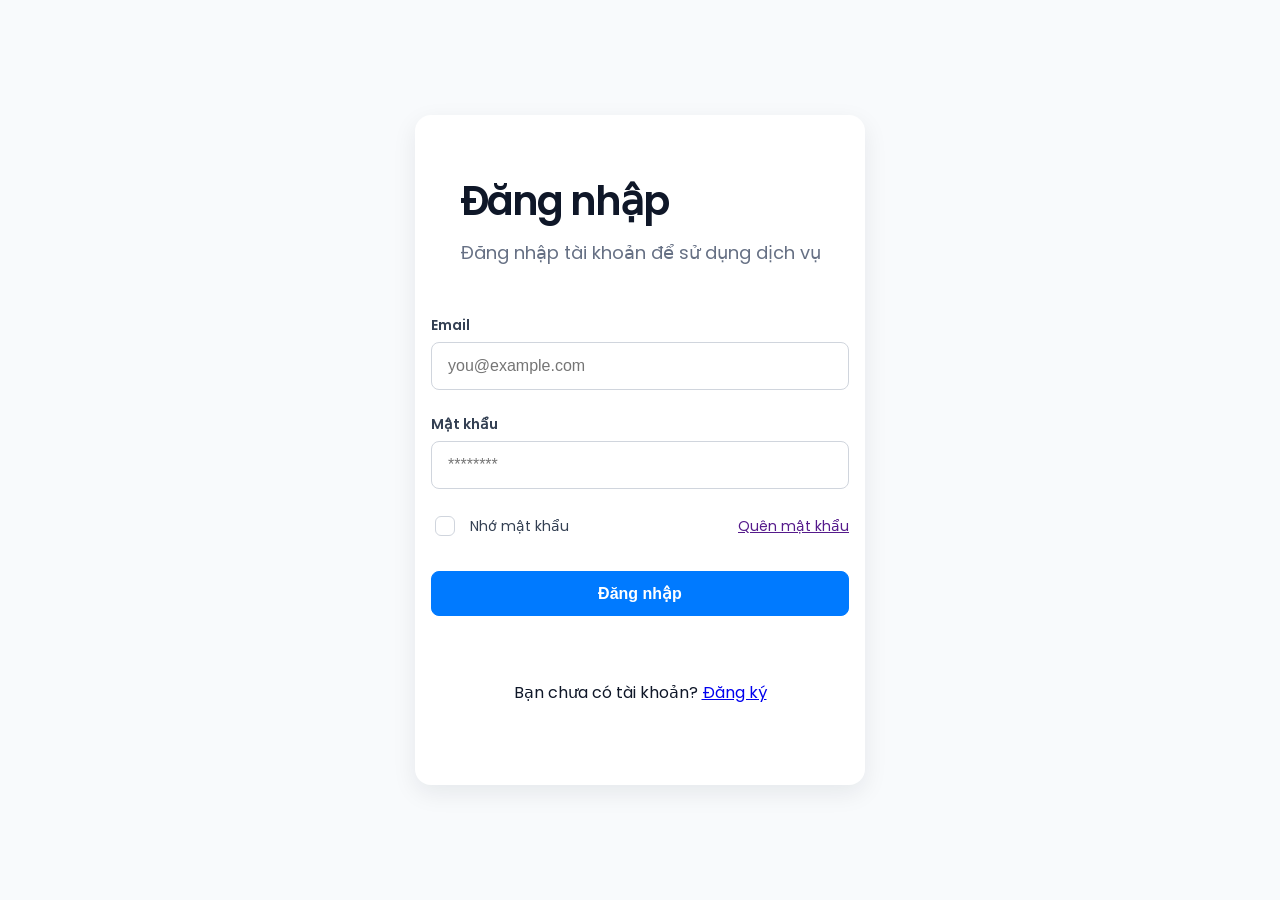
<file: JS final project/login.html>
<!DOCTYPE html>
<html lang="vi">
<head>
  <meta charset="UTF-8" />
  <meta name="viewport" content="width=device-width, initial-scale=1.0" />
  <title>Đăng nhập</title>
  <link rel="stylesheet" href="style2.css" />
  <link rel="preconnect" href="https://fonts.googleapis.com">
  <link rel="preconnect" href="https://fonts.gstatic.com" crossorigin>
  <link href="https://fonts.googleapis.com/css2?family=Poppins:ital,wght@0,100;0,200;0,300;0,400;0,500;0,600;0,700;0,800;0,900;1,100;1,200;1,300;1,400;1,500;1,600;1,700;1,800;1,900&display=swap" rel="stylesheet">
  <style>
    .toast-container {
      position: fixed;
      top: 20px;
      right: 20px;
      z-index: 9999;
      display: flex;
      flex-direction: column;
      gap: 10px;
      pointer-events: none;
    }
    .toast {
      min-width: 260px;
      max-width: 360px;
      background: rgba(0, 0, 0, 0.85);
      color: #fff;
      padding: 14px 16px;
      border-radius: 12px;
      box-shadow: 0 12px 28px rgba(0, 0, 0, 0.2);
      opacity: 0;
      transform: translateY(-10px);
      transition: opacity 0.2s ease, transform 0.2s ease;
      pointer-events: auto;
    }
    .toast.show {
      opacity: 1;
      transform: translateY(0);
    }
    .toast-success {
      background: #2e7d32;
    }
    .toast-error {
      background: #c62828;
    }
  </style>
</head>
<body>
  <section class="MNHNhNgKMobile">
    <div class="Container">
      <div class="Content">
        <div class="HeadingAndSupportingText">
          <h1 class="Heading">Đăng nhập</h1>
          <p class="SupportingText">Đăng nhập tài khoản để sử dụng dịch vụ</p>
        </div>

        <form class="Form" action="#" method="post">
          <div class="FormFields">
            <div class="InputFieldBase">
              <label class="Label" for="email">Email</label>
              <input class="Input" type="email" id="email" name="email" placeholder="you@example.com" required />
              <p class="error-message" id="email-error"></p>
            </div>

            <div class="InputFieldBase">
              <label class="Label" for="password">Mật khẩu</label>
              <input class="Input" type="password" id="password" name="password" placeholder="********" required />
              <p class="error-message" id="password-error"></p>
            </div>

            <div class="Extra">
              <label class="Checkbox" for="agree">
                <input class="CheckboxBase" type="checkbox" id="agree" name="agree" />
                <span class="Text">Nhớ mật khẩu</span>
              </label>
              <label for="">
                <span class="Text"><a href="">Quên mật khẩu</a></span>
              </label>
            </div>  
          </div>

          <button type="submit" class="ButtonBase">Đăng nhập</button>
        </form>

        <p class="switch-link">Bạn chưa có tài khoản? <a href="register.html">Đăng ký</a></p>
      </div>
    </div>
  </section>
  <div id="toast-container" class="toast-container"></div>
  <script src="login.js"></script>
</body>
</html>
</file>
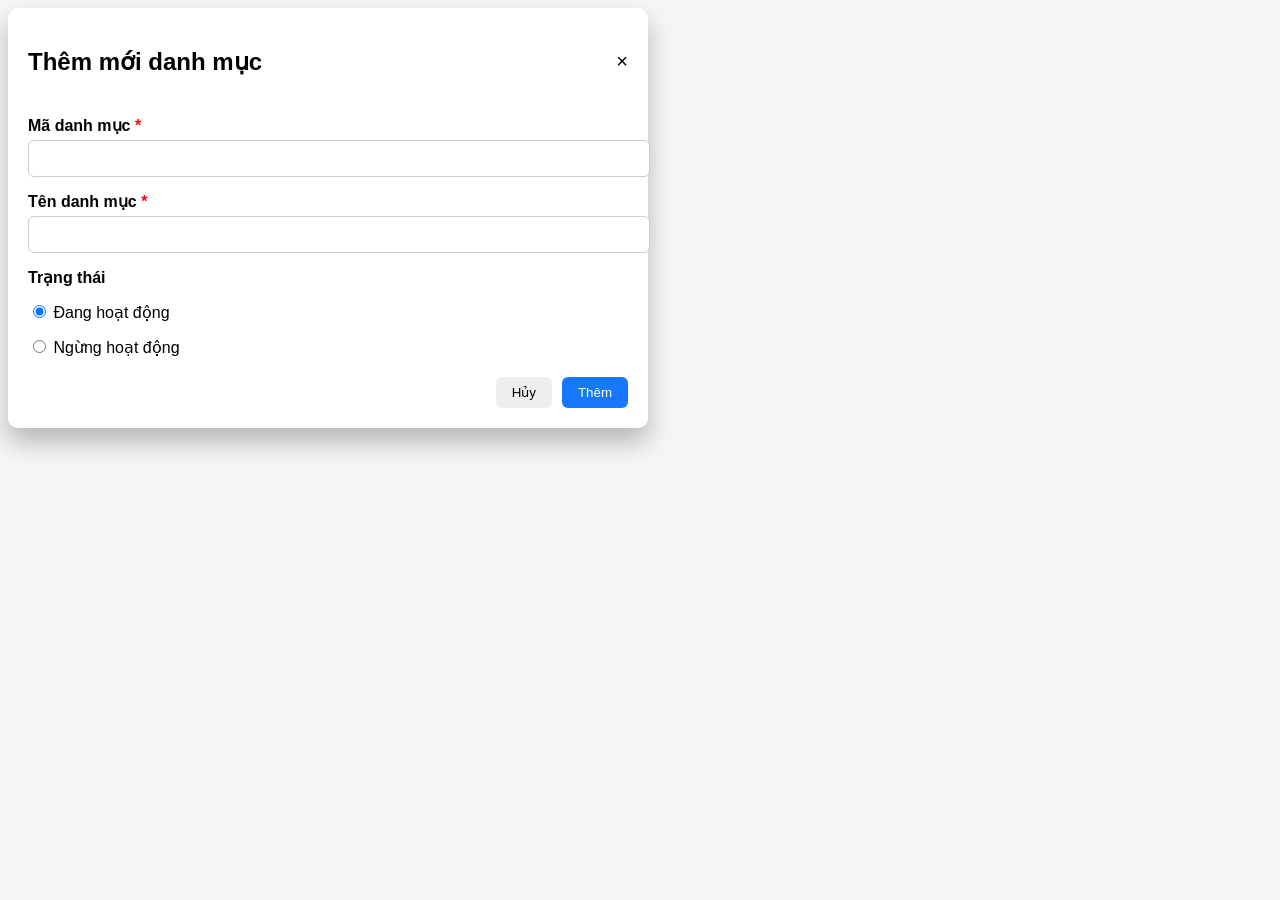
<file: JS final project/modal-add.html>
<!DOCTYPE html>

<html lang="vi">
<head>
    <meta charset="UTF-8">
    <title>Thêm danh mục</title>
    <link rel="stylesheet" href="modal.css">
</head>
<body>

<div class="modal">
    <div class="modal-header">
        <h2>Thêm mới danh mục</h2>
        <span class="close">&times;</span>
    </div>


<div class="modal-body">

    <!-- Mã danh mục -->
    <label>Mã danh mục <span class="required">*</span></label>
    <input type="text">

    <!-- Tên danh mục -->
    <label>Tên danh mục <span class="required">*</span></label>
    <input type="text">

    <!-- Trạng thái -->
    <label>Trạng thái</label>
    <div class="radio-group">
        <label><input type="radio" name="status" checked> Đang hoạt động</label>
        <label><input type="radio" name="status"> Ngừng hoạt động</label>
    </div>

</div>

<div class="modal-footer">
    <button class="btn cancel">Hủy</button>
    <button class="btn submit">Thêm</button>
</div>


</div>

</body>
</html>
</file>
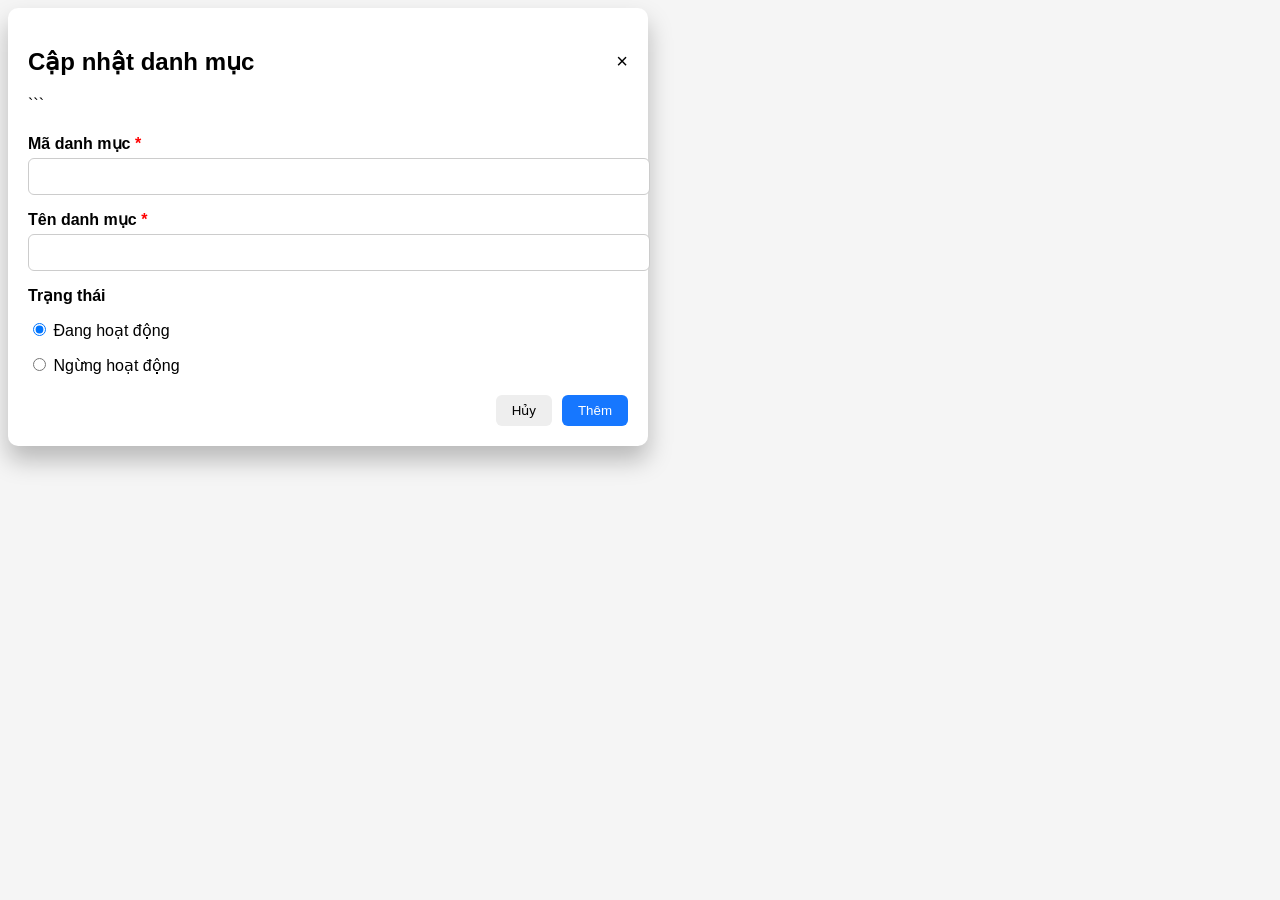
<file: JS final project/modal-edit.html>
<!DOCTYPE html>

<html lang="vi">
<head>
    <meta charset="UTF-8">
    <title>Cập Nhật Danh Mục</title>
    <link rel="stylesheet" href="modal.css">
</head>
<body>

<div class="modal">
    <div class="modal-header">
        <h2>Cập nhật danh mục</h2>
        <span class="close">&times;</span>
    </div>

```
<div class="modal-body">

    <!-- Mã danh mục -->
    <label>Mã danh mục <span class="required">*</span></label>
    <input type="text">

    <!-- Tên danh mục -->
    <label>Tên danh mục <span class="required">*</span></label>
    <input type="text">

    <!-- Trạng thái -->
    <label>Trạng thái</label>
    <div class="radio-group">
        <label><input type="radio" name="status" checked> Đang hoạt động</label>
        <label><input type="radio" name="status"> Ngừng hoạt động</label>
    </div>

</div>

<div class="modal-footer">
    <button class="btn cancel">Hủy</button>
    <button class="btn submit">Thêm</button>
</div>


</div>

</body>
</html>
</file>
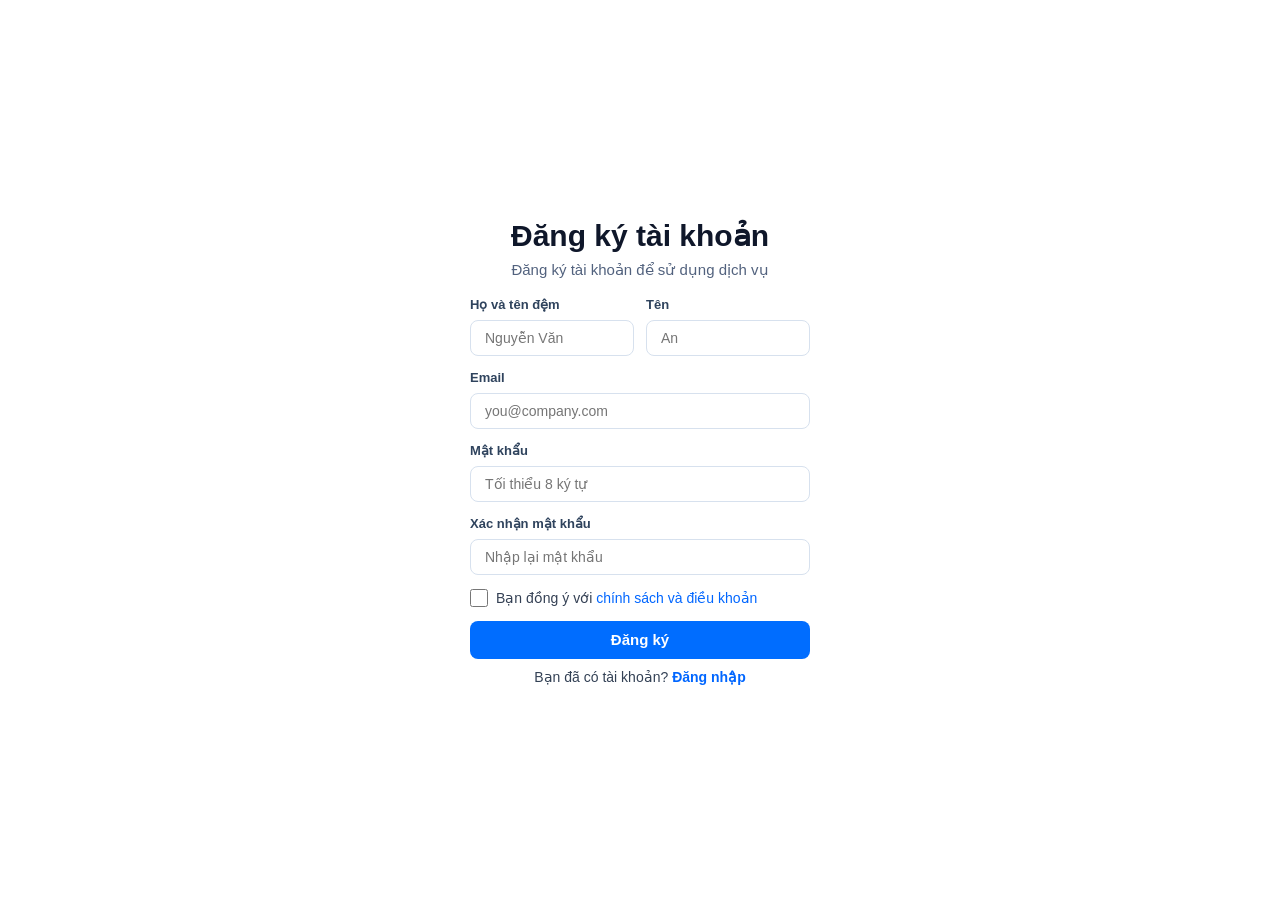
<file: JS final project/register.html>
﻿<!DOCTYPE html>
<html lang="vi">
<head>
  <meta charset="UTF-8" />
  <meta name="viewport" content="width=device-width, initial-scale=1.0" />
  <title>Trang chủ Ecommerce</title>
  <link rel="stylesheet" href="style.css">
  <style>
    .error-message {
      color: #d32f2f;
      font-size: 0.9rem;
      margin-top: 4px;
      display: none;
    }
    .input-error {
      border-color: #d32f2f !important;
      box-shadow: 0 0 0 2px rgba(211, 47, 47, 0.2);
    }
    .checkbox-wrap + .error-message,
    .checkbox-wrap .error-message {
      margin-top: 6px;
      display: none;
      color: #d32f2f;
      font-size: 0.9rem;
    }
    .toast-container {
      position: fixed;
      top: 20px;
      right: 20px;
      z-index: 9999;
      display: flex;
      flex-direction: column;
      gap: 10px;
      pointer-events: none;
    }
    .toast {
      min-width: 260px;
      max-width: 360px;
      background: rgba(0, 0, 0, 0.85);
      color: #fff;
      padding: 14px 16px;
      border-radius: 12px;
      box-shadow: 0 12px 28px rgba(0, 0, 0, 0.2);
      opacity: 0;
      transform: translateY(-10px);
      transition: opacity 0.2s ease, transform 0.2s ease;
      pointer-events: auto;
    }
    .toast.show {
      opacity: 1;
      transform: translateY(0);
    }
    .toast-success {
      background: #2e7d32;
    }
    .toast-error {
      background: #c62828;
    }
  </style>
</head>
<body>
  
    <div class="form-card">
      <div class="form-heading">
        <h1>Đăng ký tài khoản</h1>
        <p>Đăng ký tài khoản để sử dụng dịch vụ</p>
      </div>

      <form class="register-form" action="" novalidate>
        <div class="row two-cols">
          <div class="field">
            <label for="fullname">Họ và tên đệm</label>
            <input id="fullname" name="fullname" type="text" placeholder="Nguyễn Văn" required />
            <p class="error-message" id="fullname-error"></p>
          </div>
          <div class="field">
            <label for="firstname">Tên</label>
            <input id="firstname" name="firstname" type="text" placeholder="An" required />
            <p class="error-message" id="firstname-error"></p>
          </div>
        </div>

        <div class="row">
          <div class="field">
            <label for="email">Email</label>
            <input id="email" name="email" type="email" placeholder="you@company.com" required />
            <p class="error-message" id="email-error"></p>
          </div>
        </div>

        <div class="row">
          <div class="field">
            <label for="password">Mật khẩu</label>
            <input id="password" name="password" type="password" placeholder="Tối thiểu 8 ký tự" required />
            <p class="error-message" id="password-error"></p>
          </div>
        </div>

        <div class="row">
          <div class="field">
            <label for="confirm-password">Xác nhận mật khẩu</label>
            <input id="confirm-password" name="confirm_password" type="password" placeholder="Nhập lại mật khẩu" required />
            <p class="error-message" id="confirm-password-error"></p>
          </div>
        </div>

        <div class="row checkbox-row">
          <label class="checkbox-wrap">
            <input type="checkbox" id="accept" required />
            <span>Bạn đồng ý với <a href="#">chính sách và điều khoản</a></span>
          </label>
          <p class="error-message" id="accept-error"></p>
        </div>

        <div class="row">
          <button type="submit">Đăng ký</button>
        </div>
      </form>

      <p class="switch-link">Bạn đã có tài khoản? <a href="./index2.html">Đăng nhập</a></p>
    </div>
  </div>
  <div id="toast-container" class="toast-container"></div>
  <script src="register.js"></script>
</body>
</html>
</file>
<file: JS final project/style2.css>
﻿

* {
  box-sizing: border-box;
}

body {
  margin: 0;
  background: #f8fafc;
  font-family: var(--default-font-family);
  color: #0f1728;
  min-height: 100vh;
  display: flex;
  align-items: center;
  justify-content: center;
  padding: 16px;
  font-family: "Poppins", sans-serif;
}

.MNHNhNgKMobile {
  width: min(100%, 450px);
  padding: 64px 16px;
  background: #ffffff;
  border-radius: 16px;
  box-shadow: 0 8px 24px rgba(15, 23, 42, 0.08);
  display: flex;
  flex-direction: column;
  gap: 24px;
}

.Container {
  width: 100%;
  display: flex;
  flex-direction: column;
  gap: 32px;
}

.Content {
  width: 100%;
  display: flex;
  flex-direction: column;
  gap: 48px;
  align-items: center;
}

.HeadingAndSupportingText {
  display: flex;
  flex-direction: column;
  gap: 16px;
  align-items: flex-start;
  font-family: "Poppins", sans-serif;
}

.Heading {
  margin: 0;
  font-size: 40px;
  font-weight: 600;
  line-height: 44px;
  color: #0f1728;
  text-align: center;
  letter-spacing: -2px;
}

.SupportingText {
  margin: 0;
  font-size: 18px;
  line-height: 28px;
  color: #667084;
  text-align: center;
}

.Form {
  width: 100%;
  display: flex;
  flex-direction: column;
  gap: 32px;
}

.FormFields {
  display: flex;
  flex-direction: column;
  gap: 24px;
}

.InputFieldBase {
  display: flex;
  flex-direction: column;
  justify-content: space-between;
  gap: 6px;
}

.Label {
  font-size: 14px;
  font-weight: 600;
  color: #344053;
}

.Input {
  width: 100%;
  height: 48px;
  padding: 12px 16px;
  border: 1px solid #d0d5dd;
  border-radius: 8px;
  background: #ffffff;
  font-size: 16px;
  color: #0f1728;
}

.Input:focus {
  outline: none;
  border-color: #007aff;
  box-shadow: 0 0 0 3px rgba(0, 122, 255, 0.1);
}

.Checkbox {
  display: flex;
  align-items: center;
  gap: 12px;
}

.Extra {
  display: flex;
  justify-content: space-between;
}

.CheckboxBase {
  width: 20px;
  height: 20px;
}

.CheckboxBase[type="checkbox"] {
  appearance: none;
  -webkit-appearance: none;
  border: 1px solid #d0d5dd;
  border-radius: 6px;
  background: #ffffff;
  cursor: pointer;
  position: relative;
}

.CheckboxBase[type="checkbox"]:checked::after {
  content: "";
  position: absolute;
  top: 2px;
  left: 6px;
  width: 5px;
  height: 10px;
  border: solid #007aff;
  border-width: 0 2px 2px 0;
  transform: rotate(45deg);
}

.Text {
  font-size: 14px;
  color: #344053;
}

.link {
  color: #007aff;
  font-weight: 600;
  text-decoration: none;
}

.ButtonBase {
  width: 100%;
  padding: 12px 20px;
  background: #007aff;
  color: white;
  border: 1px solid #007aff;
  border-radius: 8px;
  font-size: 16px;
  font-weight: 600;
  cursor: pointer;
}

.ButtonBase:hover {
  background: #005ce6;
  border-color: #005ce6;
}

@media (max-width: 768px) {
  .MNHNhNgKMobile {
    width: 100%;
    padding: 40px 12px;
  }
  .Heading { font-size: 24px; }
  .SupportingText { font-size: 16px; }
  .Input { height: 44px; font-size: 14px; }
  .ButtonBase { font-size: 15px; }
}

@media (max-width: 480px) {
  .MNHNhNgKMobile { padding: 24px 12px; }
  .Heading { font-size: 20px; }
  .SupportingText { font-size: 14px; }
}
  .error-message {
    color: #d32f2f;
    font-size: 0.85rem;
    margin-top: 4px;
    display: none;
  }
  .Input.input-error {
    border-color: #d32f2f !important;
    box-shadow: 0 0 0 2px rgba(211, 47, 47, 0.2);
  }
  .success-message {
    color: #388e3c;
    font-size: 0.9rem;
    text-align: center;
    margin-bottom: 16px;
    display: none;
  }
</file>
<file: JS final project/modal.css>
body {
    font-family: Arial;
    background: #f5f5f5;
}

/* Overlay */
.modal-overlay {
    display: flex;
    position: fixed;
    inset: 0;
    background: rgba(0, 0, 0, 0.45);
    align-items: center;
    justify-content: center;
    z-index: 999;
}

/* Modal */
.modal {
    width: 600px;
    background: white;
    border-radius: 10px;
    padding: 20px;
    box-shadow: inset 0 0 0 rgba(0,0,0,0), 0 14px 24px rgba(0, 0, 0, 0.25);
}

.modal-content {
    width: 450px;
}
/* Header */
.modal-header {
    display: flex;
    justify-content: space-between;
    align-items: center;
}

.close {
    cursor: pointer;
    font-size: 20px;
}

/* Body */
.modal-body {
    margin-top: 20px;
}

.modal-body label {
    display: block;
    margin-top: 15px;
    font-weight: bold;
}

.required {
    color: red;
}

.modal-body input[type="text"] {
    width: 100%;
    padding: 10px;
    margin-top: 5px;
    border: 1px solid #ccc;
    border-radius: 6px;
}

/* Radio */
.radio-group {
    margin-top: 10px;
}

.radio-group label {
    margin-right: 15px;
    font-weight: normal;
}

/* Footer */
.modal-footer {
    margin-top: 20px;
    display: flex;
    justify-content: flex-end;
    gap: 10px;
}

/* Buttons */
.btn {
    padding: 8px 16px;
    border-radius: 6px;
    border: none;
    cursor: pointer;
}

.cancel {
    background: #eee;
}

.submit {
    background: #1677ff;
    color: white;
}
</file>
<file: JS final project/style.css>
﻿* {
  margin: 0;
  padding: 0;
  box-sizing: border-box;
}

body {
  min-height: 100vh;
  background: #ffffff;
  font-family: "Inter", "Segoe UI", Roboto, Arial, sans-serif;
  color: #0f172a;
  display: flex;
  align-items: center;
  justify-content: center;
  padding: 24px;
}

.page-wrap {
  width: 100%;
  display: flex;
  justify-content: center;
  align-items: center;
  min-height: 100vh;
}

.form-card {
  width: min(100%, 420px);
  max-width: 420px;
  background: #ffffff;
  border: none;
  border-radius: 0;
  padding: 24px 22px 22px;
  box-shadow: none;
  overflow: visible;
}

.form-heading {
  text-align: center;
  margin-bottom: 18px;
}

.form-heading h1 {
  font-size: 30px;
  font-weight: 700;
  color: #0f172a;
  margin-bottom: 8px;
}

.form-heading p {
  font-size: 15px;
  color: #52627e;
}

.register-form {
  display: flex;
  flex-direction: column;
  gap: 14px;
  width: 100%;
  max-width: 340px;
  margin: 0 auto;
}

.row {
  display: flex;
  width: 100%;
  justify-content: center;
}

.row.two-cols {
  width: 100%;
  gap: 12px;
  justify-content: space-between;
}

.row.two-cols .field {
  width: calc((100% - 12px) / 2);
  min-width: 156px;
  max-width: 164px;
}

.row:not(.two-cols) .field {
  width: 100%;
  max-width: 340px;
}
.field {
  display: flex;
  flex-direction: column;
  gap: 8px;
}
.field label {
  font-size: 13px;
  font-weight: 600;
  color: #2f435d;
}

.field input {
  height: 36px;
  padding: 12px 14px;
  border: 1px solid #d7e1ee;
  border-radius: 8px;
  font-size: 14px;
  color: #1a2a46;
}

.field input:focus {
  border-color: #8fb6ff;
  box-shadow: 0 0 0 3px rgba(59, 130, 246, 0.2);
  outline: none;
}

.checkbox-row {
  justify-content: flex-start;
  width: 100%;
}

.checkbox-wrap {
  display: flex;
  align-items: center;
  gap: 8px;
  font-size: 14px;
  color: #344054;
  width: 100%;
  max-width: 340px;
}
.checkbox-wrap input[type="checkbox"] {
  width: 18px;
  height: 18px;
}

.checkbox-wrap a {
  color: #0066ff;
  text-decoration: none;
}

.checkbox-wrap a:hover {
  text-decoration: underline;
}

button[type="submit"] {
  width: 100%;
  max-width: 340px;
  height: 38px;
  border: none;
  border-radius: 8px;
  background: #006dff;
  color: #ffffff;
  font-size: 15px;
  font-weight: 600;
  cursor: pointer;
}

button[type="submit"]:hover {
  background: #0050cc;
}

.switch-link {
  text-align: center;
  margin-top: 10px;
  font-size: 14px;
  color: #334155;
}

.switch-link a {
  color: #0066ff;
  text-decoration: none;
  font-weight: 600;
}

.switch-link a:hover {
  text-decoration: underline;
}
</file>
